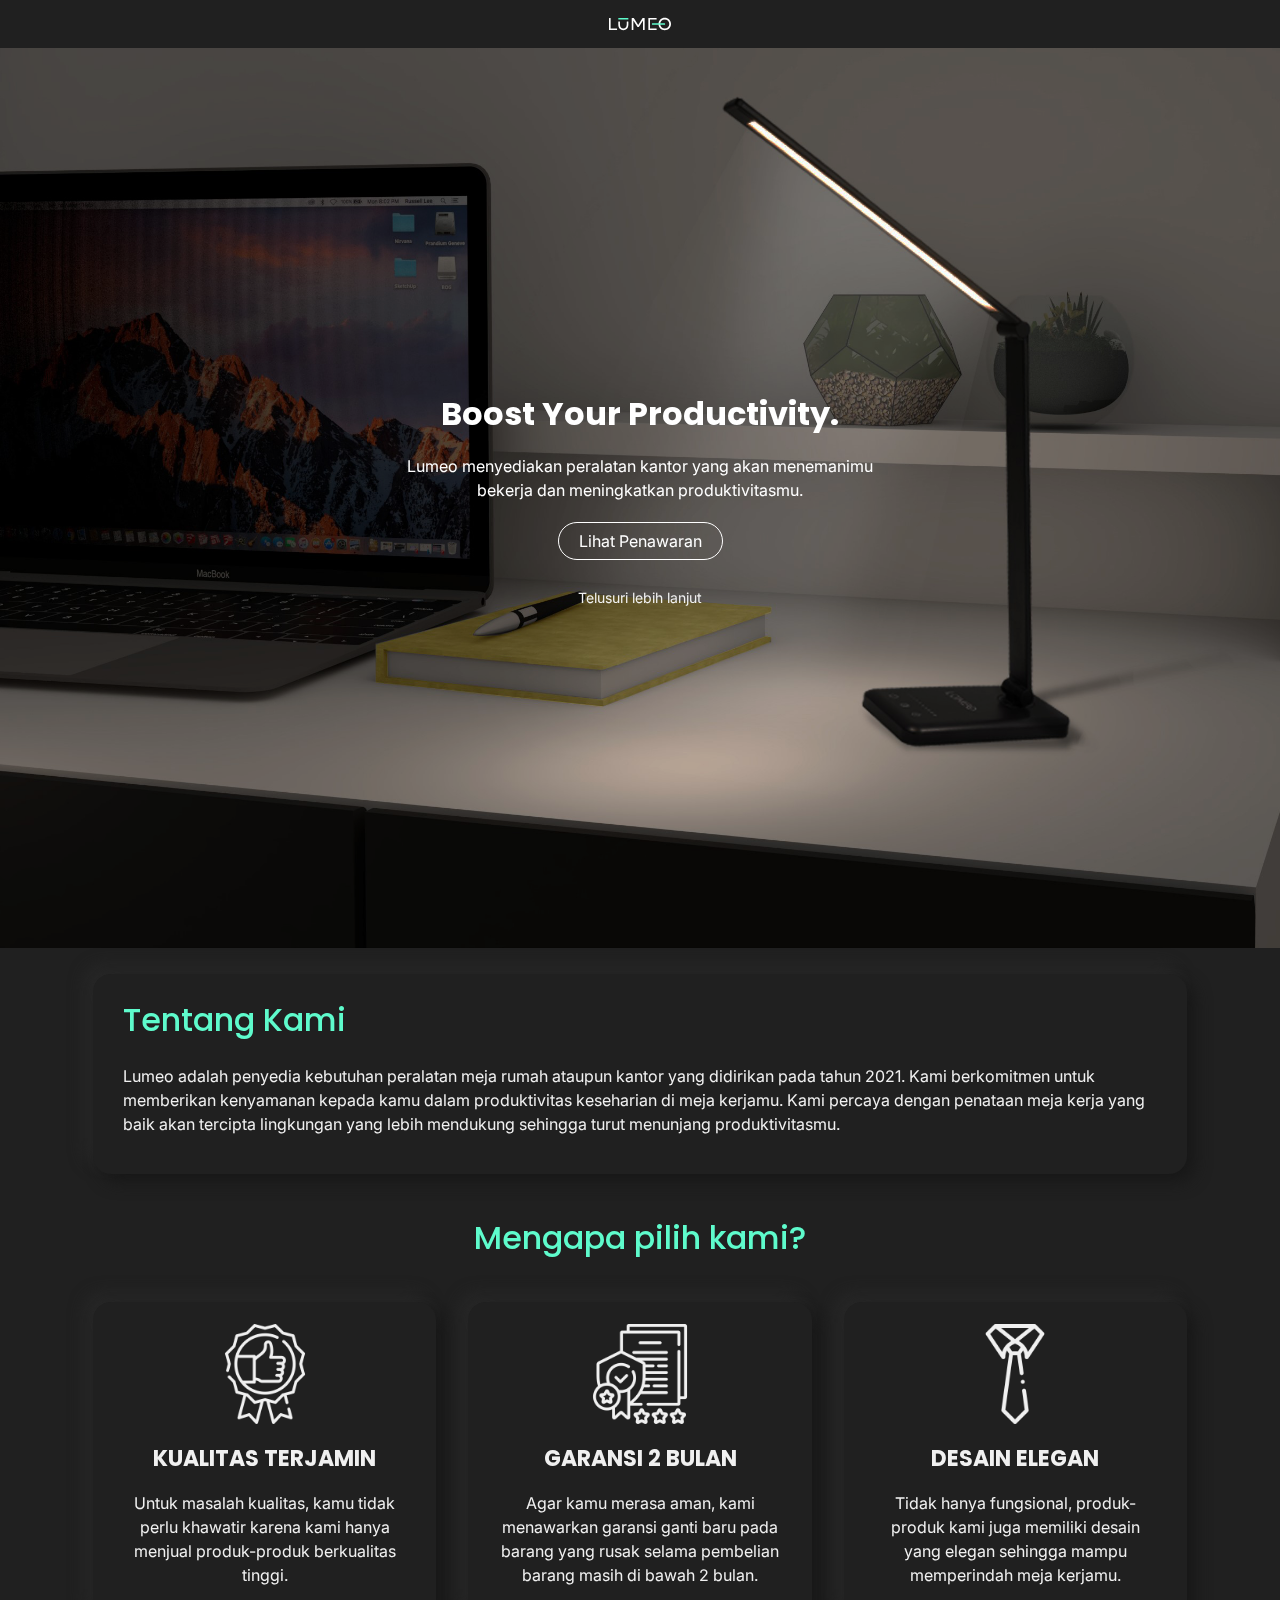
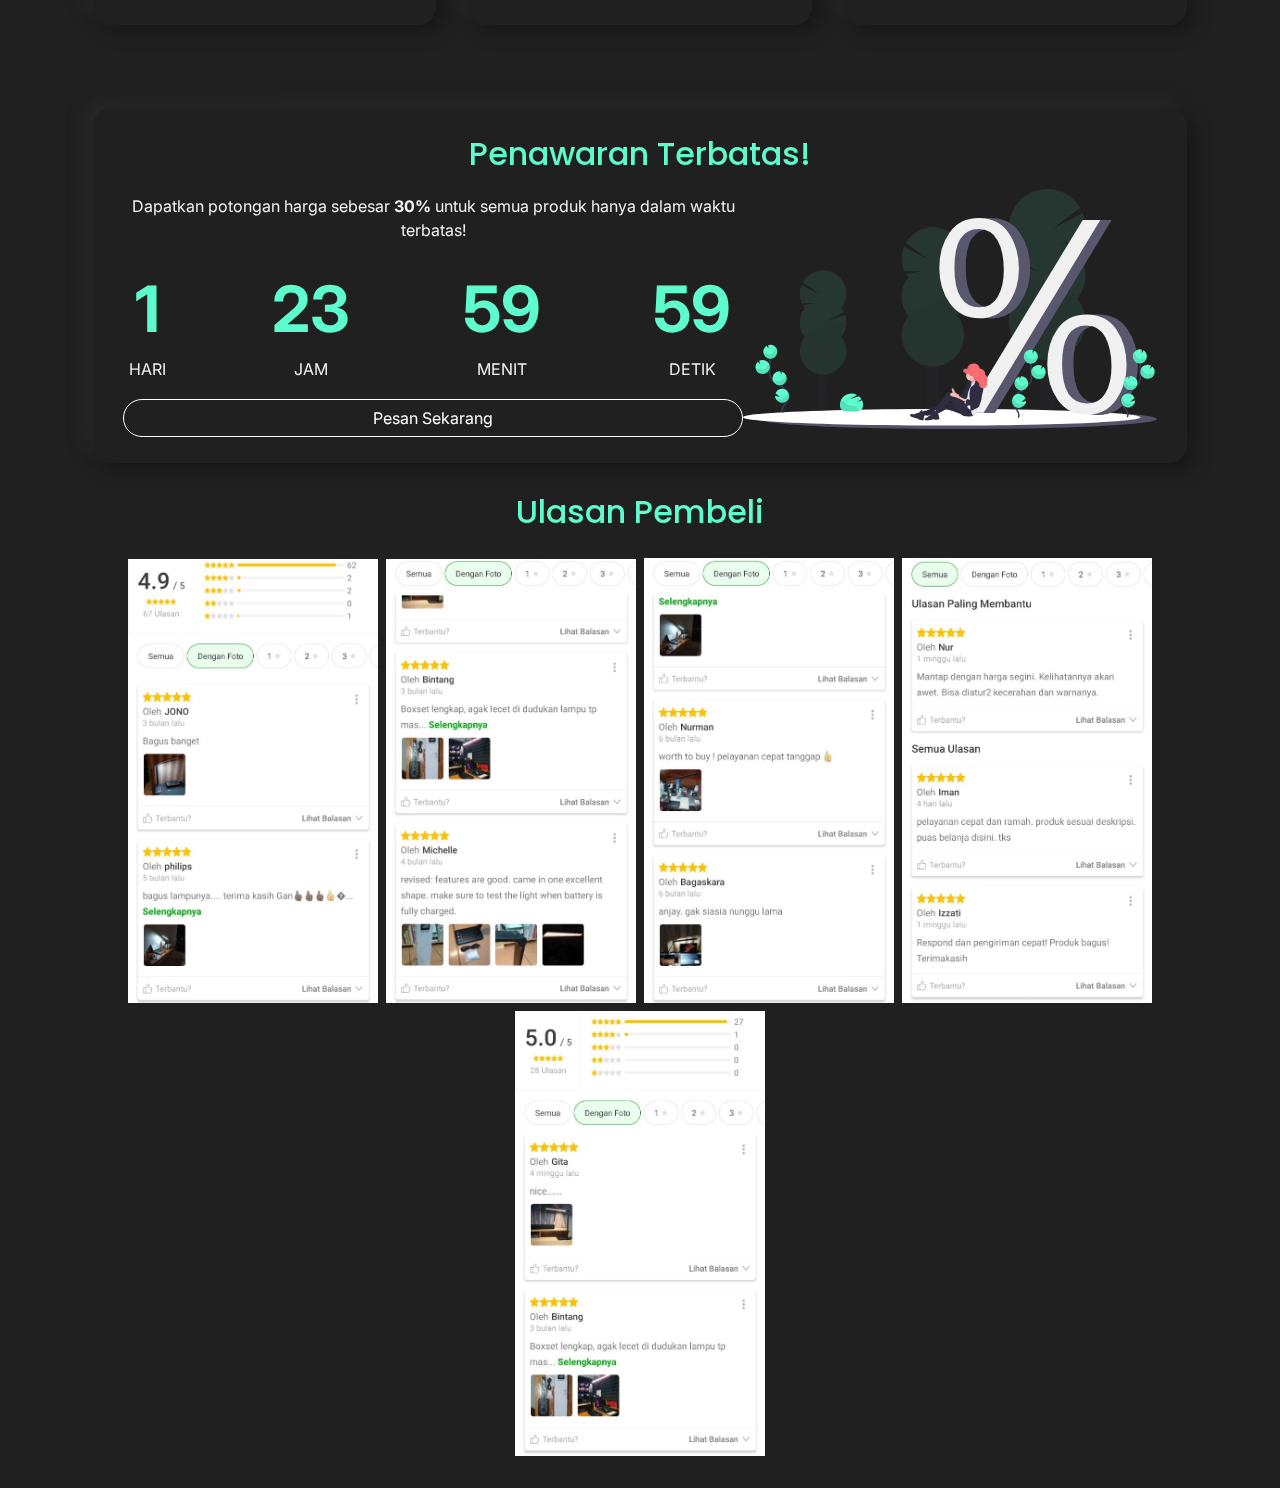
<file: index.html>
<!DOCTYPE html>
<html lang="en">
<head>
    <meta charset="UTF-8">
    <meta http-equiv="X-UA-Compatible" content="IE=edge">
    <meta name="viewport" content="width=device-width, initial-scale=1.0">
    <script src="https://ajax.googleapis.com/ajax/libs/jquery/3.6.0/jquery.min.js"></script>
    <link rel="stylesheet" href="https://cdnjs.cloudflare.com/ajax/libs/font-awesome/5.15.3/css/all.min.css" integrity="sha512-iBBXm8fW90+nuLcSKlbmrPcLa0OT92xO1BIsZ+ywDWZCvqsWgccV3gFoRBv0z+8dLJgyAHIhR35VZc2oM/gI1w==" crossorigin="anonymous" />
    <link rel="stylesheet" href="./style.css">
    <script src="./script.js" defer></script>
    <title>LUMEO</title>
</head>
<body>
    <div class="content-wrapper">
        <nav>
            <img id="nav-logo" src="./images/logo-light.svg" alt="" width="24" height="24">
            
            <!-- <ul class="font-18 nav-links">
                <li class="active-nav-link"><a href="">Home</a></li>
                <li><a href="products.html">Products</a></li>
                <li><a href="">About</a></li>
            </ul>
    
            <div class="burger">
                <div class="line-1"></div>
                <div class="line-2"></div>
                <div class="line-3"></div>
            </div> -->
        </nav>
    
        <a id="floating-btn" href="#penawaran">
            <b>+</b> Pesan sekarang!
        </a>
    
        <div id="cover">
            <div id="cover-container">
                <!-- <img src="./images/reclite-1.png" alt="Lumeo's desk lamp"> -->
                <div class="cover-text">
                    <div id="cover-title">Boost Your Productivity.</div>
                    <p class="font-inter">Lumeo menyediakan peralatan kantor yang akan menemanimu bekerja dan meningkatkan produktivitasmu.</p>
                    <a href="#penawaran"><button class="btn btn-outline-light">Lihat Penawaran</button></a>
                </div>
            </div>

            <div id="cover-telusuri" class="font-14 text-center">
                <a href="#tentang-kami">Telusuri lebih lanjut</a>
                <br>
                <a href="#tentang-kami"><i class="fa fa-angle-double-down"></i></a>
            </div>
        </div>
    
        <div class="content">
            <section id="tentang-kami" class="card">
                <div class="">
                    <div class="section-title">Tentang Kami</div>
                    <div class="small-line"></div>
                    <p>
                        Lumeo adalah penyedia kebutuhan peralatan meja rumah
                        ataupun kantor yang didirikan pada tahun 2021. Kami berkomitmen
                        untuk memberikan kenyamanan kepada kamu dalam
                        produktivitas keseharian di meja kerjamu. Kami percaya
                        dengan penataan meja kerja yang baik akan tercipta
                        lingkungan yang lebih mendukung sehingga turut menunjang
                        produktivitasmu.
                    </p>
                </div>
                <!-- <img src="./images/lumin.png" alt="" > -->
            </section>
    
            <br><br>
    
            <section id="alasan">
                <div class="section-title text-center">Mengapa pilih kami?</div>
                <br><br>
                <div id="alasan-container">
                    <div class="card text-center flex-one">
                        <img src="./images/quality.png" alt="">
                        <div class="sub-section-title">KUALITAS TERJAMIN</div>
                        <p>
                            Untuk masalah kualitas, kamu tidak perlu khawatir karena kami hanya menjual
                            produk-produk berkualitas tinggi.
                        </p>
                    </div>
                    <div class="card text-center flex-one">
                        <img src="./images/compliant.png" alt="">
                        <div class="sub-section-title">GARANSI 2 BULAN</div>
                        <p>
                            Agar kamu merasa aman, kami menawarkan garansi ganti baru pada barang yang rusak
                            selama pembelian barang masih di bawah 2 bulan.
                        </p>
                    </div>
                    <div class="card text-center flex-one">
                        <img src="./images/tie.png" alt="">
                        <div class="sub-section-title">DESAIN ELEGAN</div>
                        <p>
                            Tidak hanya fungsional, produk-produk kami juga memiliki desain yang elegan
                            sehingga mampu memperindah meja kerjamu.
                        </p>
                    </div>
                </div>
            </section>
        </div>
    
        <div class="yellow-rect"></div>
        <!-- <section id="penawaran">
            <br>
            <div class="content">
                <div class="section-title text-center">PENAWARAN TERBATAS!</div>
                <div class="text-center">Berlaku selama bulan Juni 2021</div>
                <br>
                <div id="penawaran-container">
                    <div id="discount-left">
                        <p>
                            Dapatkan potongan harga sebesar <b>50%</b> untuk seluruh produk
                            (selama kuota masih tersedia).
                        </p>
                        <p>* Sudah termasuk garansi 2 bulan.</p>
                        <p>
                            <b>KUOTA TERBATAS</b>
                            <br>
                            (Hanya untuk <b>5</b> orang per hari)
                        </p>
                        Kuota harian:
                        <div class="display-flex">
                            <div id="kuota-harian">
                                <div id="progress-kuota-harian">
                                    
                                </div>
                            </div>
                            <div class="font-inter">
                                <b>3</b> dari <b>5</b>
                            </div>
                        </div>
                        <br>
                        <div id="penawaran-contact">
                            <div class="sub-section-title">Pemesanan dapat dilakukan lewat:</div>
                            <br>
                            <div class="contact">
                                <i class="fab fa-whatsapp"></i> (+62) 812 3456 7890 
                                (atau <a href="">klik disini</a>)
                            </div>
                            
                        </div>
                    </div>
                    <div class="text-right">
                        <img id="discount-img" class="text-center" src="./images/discount.png" alt="">
                    </div>
                    
                </div>
                <br>
            </div>
        </section> -->
        <!-- <br> -->
        <div class="content">
            <section id="penawaran" class="card">
                <div class="section-title text-center">Penawaran Terbatas!</div>
                <div id="penawaran-container">
                    <div id="penawaran-desc">
                        <p class="text-center">Dapatkan potongan harga sebesar <b>30%</b> untuk semua produk hanya dalam waktu terbatas!</p>
                        <div id="countdown">
                            <ul>
                                <li><span id="days"></span>Hari</li>
                                <li><span id="hours"></span>Jam</li>
                                <li><span id="minutes"></span>Menit</li>
                                <li><span id="seconds"></span>Detik</li>
                            </ul>
                        </div>
                        <a href="https://www.lynk.id/lumeo"><button class="btn btn-outline-light" style="width: 100%;">Pesan Sekarang <i class="fas fa-shopping-cart"></i></button></a>
                    </div>

                    <img src="./images/undraw-discount.svg" alt="">
                </div>
            </section>
        </div>

        <div class="content">
            <section id="ulasan">
                <div class="section-title text-center">Ulasan Pembeli</div>
                <br>
                <div class="ulasan-img-container text-center">
                    <img src="./images/review-1.jpeg" alt="Review Tokopedia">
                    <img src="./images/review-2.jpeg" alt="Review Tokopedia">
                    <img src="./images/review-3.jpeg" alt="Review Tokopedia">
                    <img src="./images/review-4.jpeg" alt="Review Tokopedia">
                    <img src="./images/review-5.jpeg" alt="Review Tokopedia">
                </div>
            </section>
        </div>
    </div>
</body>
</html>
</file>
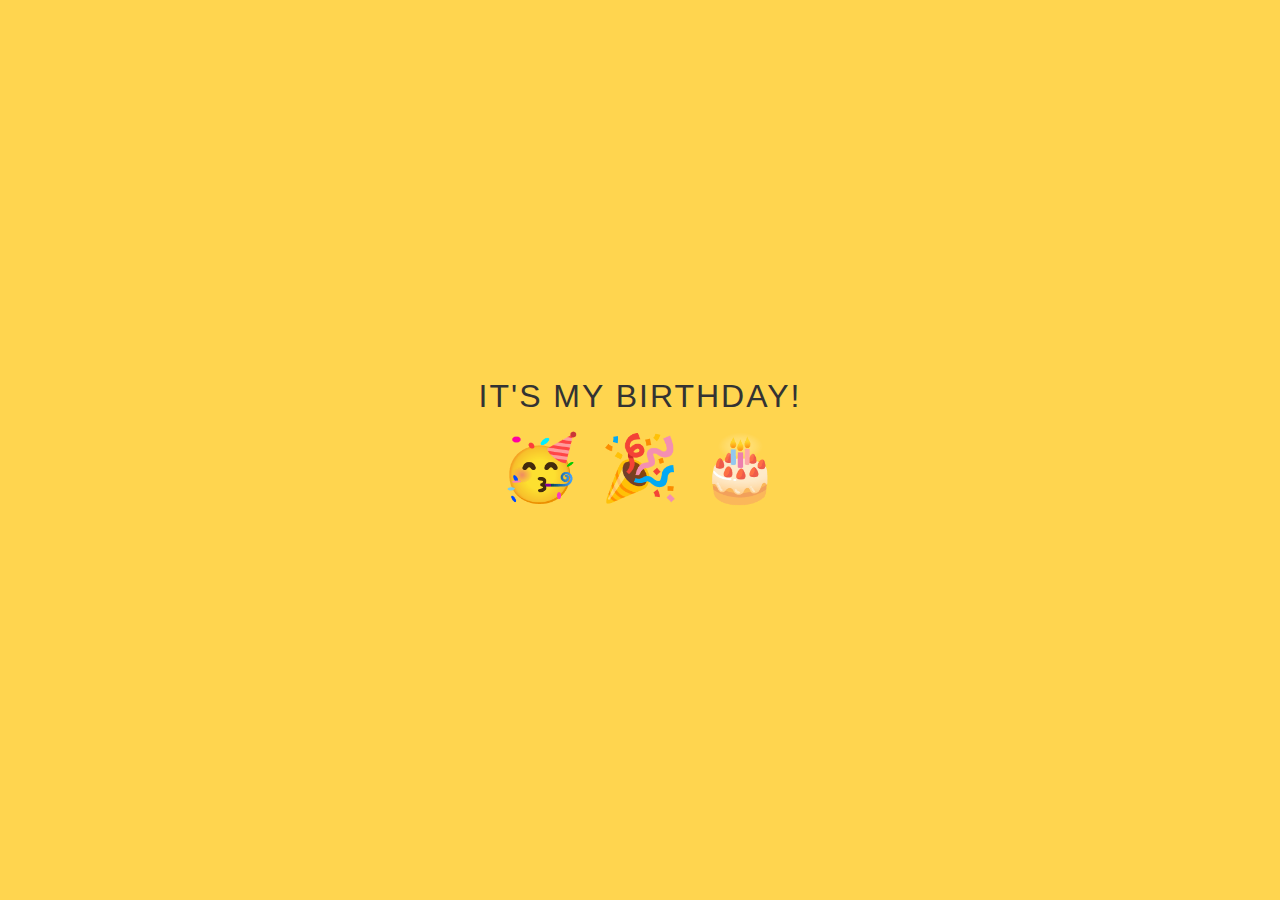
<file: countdown.html>
<!DOCTYPE html>
<html lang="en">
<head>
    <meta charset="UTF-8">
    <meta http-equiv="X-UA-Compatible" content="IE=edge">
    <meta name="viewport" content="width=device-width, initial-scale=1.0">
    <title>Document</title>
</head>
<body>
    <div class="container">
        <h1 id="headline">Countdown to my birthday:</h1>
        <div id="countdown">
          <ul>
            <li><span id="days"></span>days</li>
            <li><span id="hours"></span>Hours</li>
            <li><span id="minutes"></span>Minutes</li>
            <li><span id="seconds"></span>Seconds</li>
          </ul>
        </div>
        <div id="content" class="emoji">
          <span>🥳</span>
          <span>🎉</span>
          <span>🎂</span>
        </div>
    </div>
</body>

<style>
    * {
    box-sizing: border-box;
    margin: 0;
    padding: 0;
    }

    html, body {
    height: 100%;
    margin: 0;
    }

    body {
    align-items: center;
    background-color: #ffd54f;
    display: flex;
    font-family: -apple-system, 
        BlinkMacSystemFont, 
        "Segoe UI", 
        Roboto, 
        Oxygen-Sans, 
        Ubuntu, 
        Cantarell, 
        "Helvetica Neue", 
        sans-serif;
    }

    .container {
    color: #333;
    margin: 0 auto;
    text-align: center;
    }

    h1 {
    font-weight: normal;
    letter-spacing: .125rem;
    text-transform: uppercase;
    }

    li {
    display: inline-block;
    font-size: 1.5em;
    list-style-type: none;
    padding: 1em;
    text-transform: uppercase;
    }

    li span {
    display: block;
    font-size: 4.5rem;
    }

    .emoji {
    display: none;
    padding: 1rem;
    }

    .emoji span {
    font-size: 4rem;
    padding: 0 .5rem;
    }

    @media all and (max-width: 768px) {
        h1 {
            font-size: 1.5rem;
        }
        
        li {
            font-size: 1.125rem;
            padding: .75rem;
        }
        
        li span {
            font-size: 3.375rem;
        }
    }
</style>

<script>
    function startTimer() {
        const second = 1000,
            minute = second * 60,
            hour = minute * 60,
            day = hour * 24;

    let birthday = "Sep 30, 2021 00:00:00",
        countDown = new Date(birthday).getTime(),
        x = setInterval(function() {    

            let now = new Date().getTime(),
                distance = countDown - now;

            document.getElementById("days").innerText = Math.floor(distance / (day)),
            document.getElementById("hours").innerText = Math.floor((distance % (day)) / (hour)),
            document.getElementById("minutes").innerText = Math.floor((distance % (hour)) / (minute)),
            document.getElementById("seconds").innerText = Math.floor((distance % (minute)) / second);

            //do something later when date is reached
            if (distance < 0) {
            let headline = document.getElementById("headline"),
                countdown = document.getElementById("countdown"),
                content = document.getElementById("content");

            headline.innerText = "It's my birthday!";
            countdown.style.display = "none";
            content.style.display = "block";

            clearInterval(x);
            }
            //seconds
        }, 0)
    }

    startTimer();
</script>
</html>
</file>
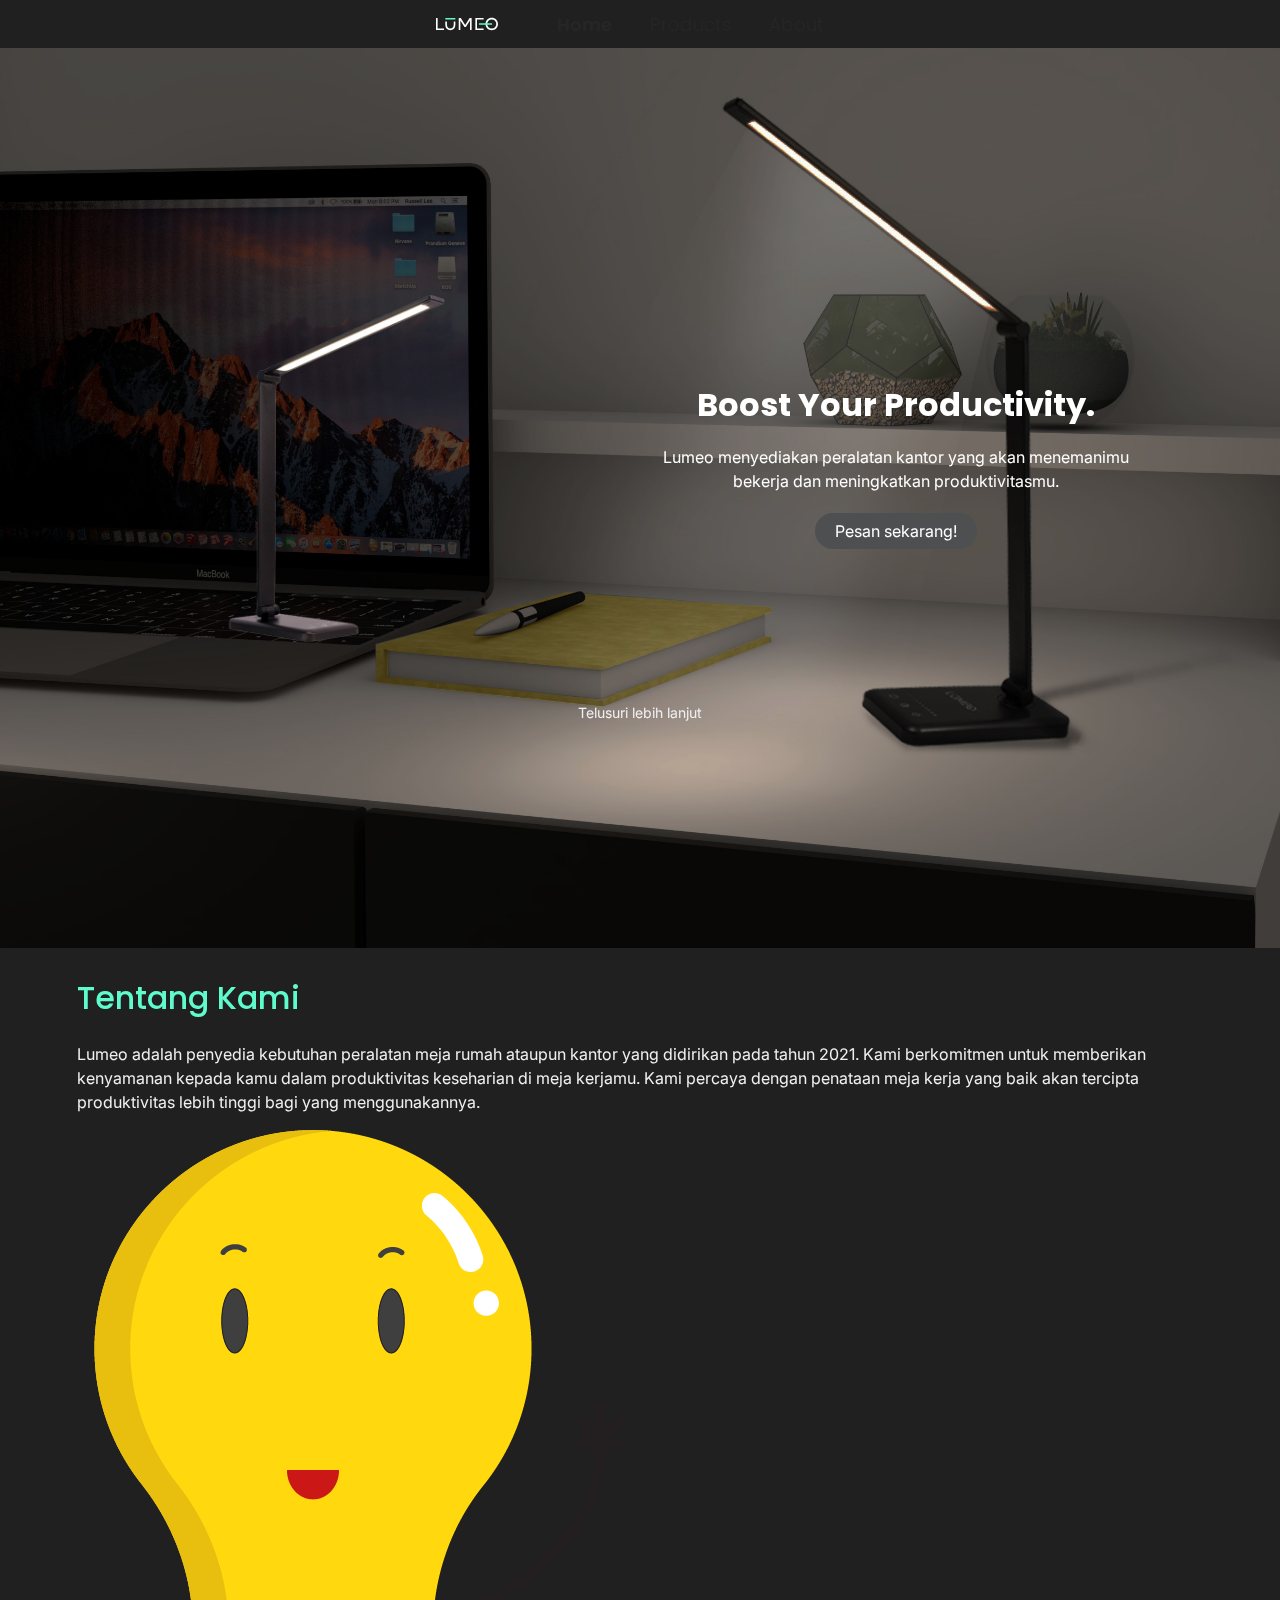
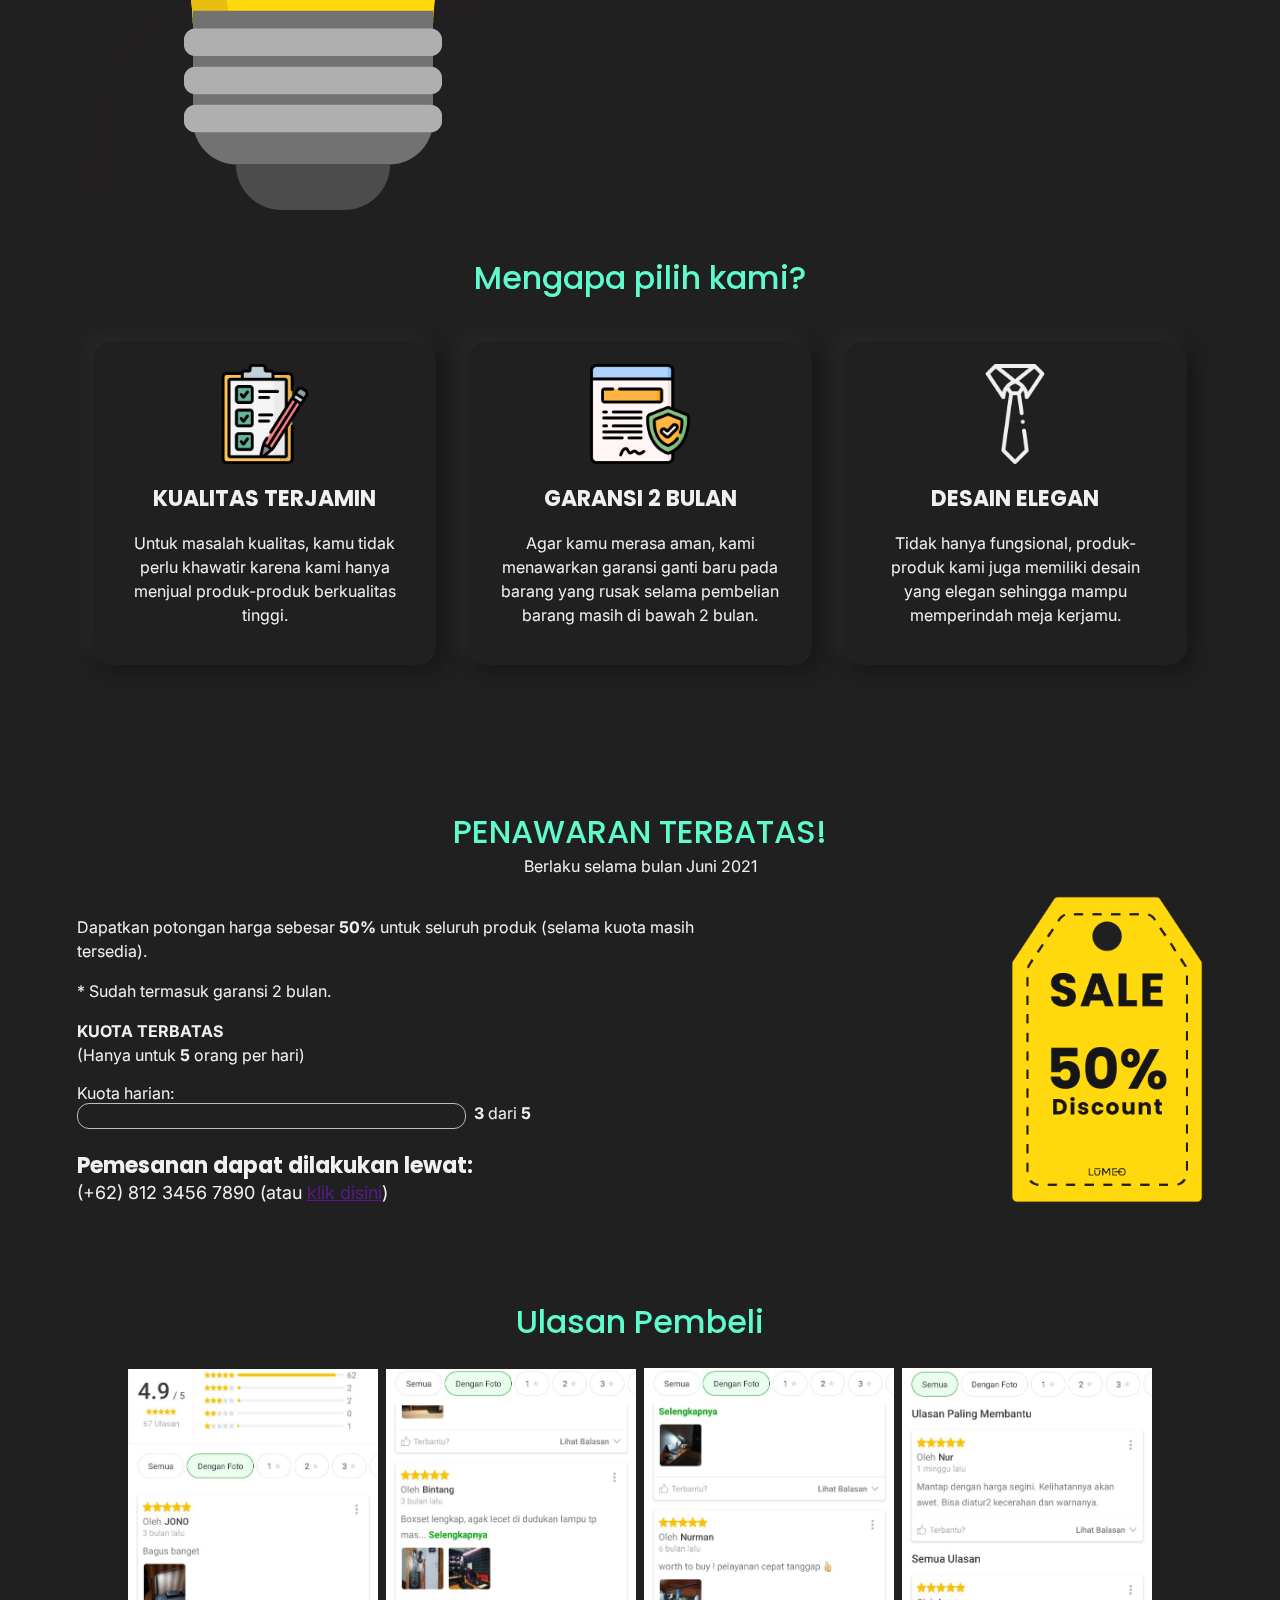
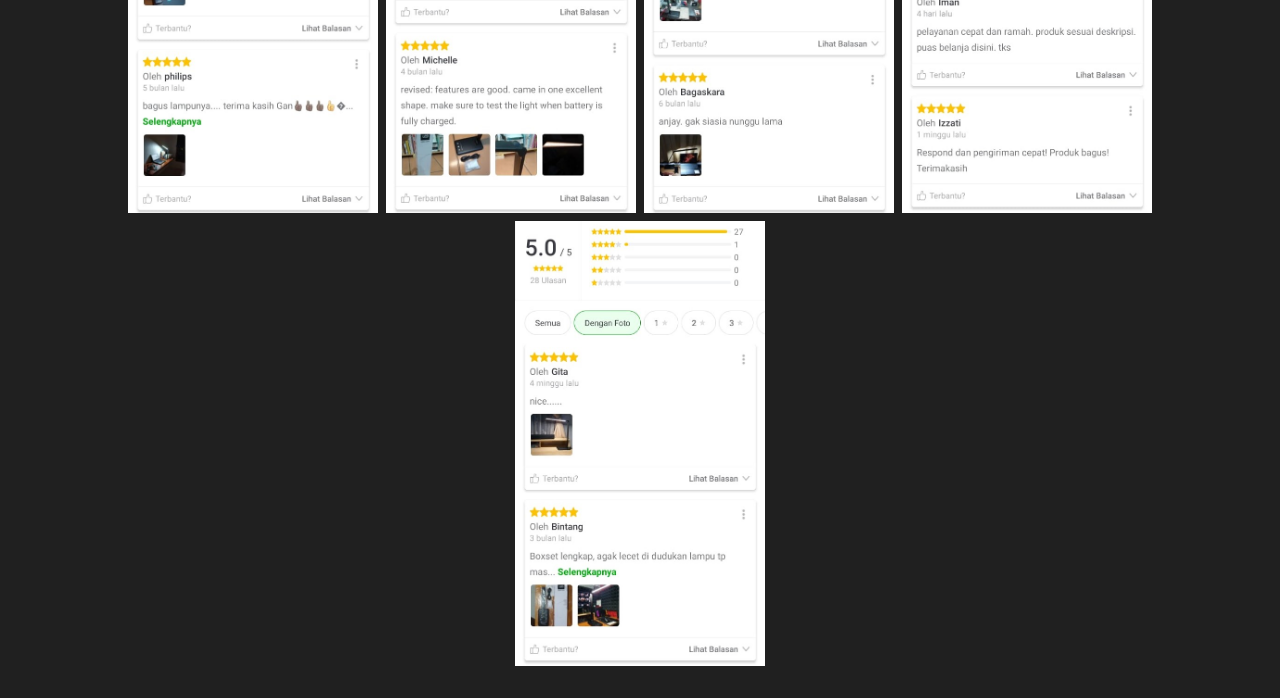
<file: home.html>
<!DOCTYPE html>
<html lang="en">
<head>
    <meta charset="UTF-8">
    <meta http-equiv="X-UA-Compatible" content="IE=edge">
    <meta name="viewport" content="width=device-width, initial-scale=1.0">
    <link rel="preconnect" href="https://fonts.gstatic.com">
    <link href="https://fonts.googleapis.com/css2?family=Poppins:ital,wght@0,100;0,200;0,300;0,400;0,500;0,600;0,700;0,800;0,900;1,100;1,200;1,300;1,400;1,500;1,600;1,700;1,800;1,900&display=swap" rel="stylesheet">
    <link href="https://fonts.googleapis.com/css2?family=Inter:wght@100;200;300;400;500;600;700;800;900&display=swap" rel="stylesheet">
    <script src="https://ajax.googleapis.com/ajax/libs/jquery/3.6.0/jquery.min.js"></script>
    <link rel="stylesheet" href="https://cdnjs.cloudflare.com/ajax/libs/font-awesome/5.15.3/css/all.min.css" integrity="sha512-iBBXm8fW90+nuLcSKlbmrPcLa0OT92xO1BIsZ+ywDWZCvqsWgccV3gFoRBv0z+8dLJgyAHIhR35VZc2oM/gI1w==" crossorigin="anonymous" />
    <link rel="stylesheet" href="./style.css">
    <script src="./script.js" defer></script>
    <title>LUMEO</title>
</head>
<body>
    <div class="content-wrapper">
        <nav>
            <img id="nav-logo" src="./images/logo-light.svg" alt="" width="24" height="24">
            
            <ul class="font-18 nav-links">
                <li class="active-nav-link"><a href="">Home</a></li>
                <li><a href="products.html">Products</a></li>
                <li><a href="">About</a></li>
            </ul>
    
            <div class="burger">
                <div class="line-1"></div>
                <div class="line-2"></div>
                <div class="line-3"></div>
            </div>
        </nav>
    
        <a id="floating-btn" href="#penawaran">
            <b>+</b> Pesan sekarang!
        </a>
    
        <div id="cover">
            <div id="cover-container">
                <img src="./images/reclite-1.png" alt="Lumeo's desk lamp">
                <div class="cover-text">
                    <div id="cover-title">Boost Your Productivity.</div>
                    <p class="font-inter">Lumeo menyediakan peralatan kantor yang akan menemanimu bekerja dan meningkatkan produktivitasmu.</p>
                    <a href="#penawaran"><button class="btn btn-dark">Pesan sekarang!</button></a>
                </div>
            </div>
            <br>
            <div id="cover-telusuri" class="font-14 text-center">
                <a href="#tentang-kami">Telusuri lebih lanjut</a>
                <br>
                <a href="#tentang-kami"><i class="fa fa-angle-double-down"></i></a>
            </div>
        </div>
    
        <div class="content">
            <section id="tentang-kami">
                <div class="">
                    <div class="section-title">Tentang Kami</div>
                    <div class="small-line"></div>
                    <p>
                        Lumeo adalah penyedia kebutuhan peralatan meja rumah
                        ataupun kantor yang didirikan pada tahun 2021. Kami berkomitmen
                        untuk memberikan kenyamanan kepada kamu dalam
                        produktivitas keseharian di meja kerjamu. Kami percaya
                        dengan penataan meja kerja yang baik akan tercipta
                        produktivitas lebih tinggi bagi yang menggunakannya.
                    </p>
                </div>
                <img src="./images/lumin.png" alt="" >
            </section>
    
            <br><br>
    
            <section id="alasan">
                <div class="section-title text-center">Mengapa pilih kami?</div>
                <br><br>
                <div id="alasan-container">
                    <div class="card text-center flex-one">
                        <img src="./images/checklist.png" alt="">
                        <div class="sub-section-title">KUALITAS TERJAMIN</div>
                        <p>
                            Untuk masalah kualitas, kamu tidak perlu khawatir karena kami hanya menjual
                            produk-produk berkualitas tinggi.
                        </p>
                    </div>
                    <div class="card text-center flex-one">
                        <img src="./images/check-mark.png" alt="">
                        <div class="sub-section-title">GARANSI 2 BULAN</div>
                        <p>
                            Agar kamu merasa aman, kami menawarkan garansi ganti baru pada barang yang rusak
                            selama pembelian barang masih di bawah 2 bulan.
                        </p>
                    </div>
                    <div class="card text-center flex-one">
                        <img src="./images/tie.png" alt="">
                        <div class="sub-section-title">DESAIN ELEGAN</div>
                        <p>
                            Tidak hanya fungsional, produk-produk kami juga memiliki desain yang elegan
                            sehingga mampu memperindah meja kerjamu.
                        </p>
                    </div>
                </div>
            </section>
    
            <br><br>
        </div>
    
        <div class="yellow-rect"></div>
        <section id="penawaran">
            <br>
            <div class="content">
                <div class="section-title text-center">PENAWARAN TERBATAS!</div>
                <div class="text-center">Berlaku selama bulan Juni 2021</div>
                <br>
                <div id="penawaran-container">
                    <div id="discount-left">
                        <p>
                            Dapatkan potongan harga sebesar <b>50%</b> untuk seluruh produk
                            (selama kuota masih tersedia).
                        </p>
                        <p>* Sudah termasuk garansi 2 bulan.</p>
                        <p>
                            <b>KUOTA TERBATAS</b>
                            <br>
                            (Hanya untuk <b>5</b> orang per hari)
                        </p>
                        Kuota harian:
                        <div class="display-flex">
                            <div id="kuota-harian">
                                <div id="progress-kuota-harian">
                                    
                                </div>
                            </div>
                            <div class="font-inter">
                                <b>3</b> dari <b>5</b>
                            </div>
                        </div>
                        <br>
                        <div id="penawaran-contact">
                            <div class="sub-section-title">Pemesanan dapat dilakukan lewat:</div>
                            <br>
                            <div class="contact">
                                <i class="fab fa-whatsapp"></i> (+62) 812 3456 7890 
                                (atau <a href="">klik disini</a>)
                            </div>
                            
                        </div>
                    </div>
                    <div class="text-right">
                        <img id="discount-img" class="text-center" src="./images/discount.png" alt="">
                    </div>
                    
                </div>
                <br>
            </div>
        </section>
        <br>
        <div class="content">
            <section id="ulasan">
                <div class="section-title text-center">Ulasan Pembeli</div>
                <br>
                <div class="ulasan-img-container text-center">
                    <img src="./images/review-1.jpeg" alt="Review Tokopedia">
                    <img src="./images/review-2.jpeg" alt="Review Tokopedia">
                    <img src="./images/review-3.jpeg" alt="Review Tokopedia">
                    <img src="./images/review-4.jpeg" alt="Review Tokopedia">
                    <img src="./images/review-5.jpeg" alt="Review Tokopedia">
                </div>
            </section>
        </div>
    </div>
</body>
</html>
</file>
<file: style.css>
@import url('https://fonts.googleapis.com/css2?family=Poppins:ital,wght@0,100;0,200;0,300;0,400;0,500;0,600;0,700;0,800;0,900;1,100;1,200;1,300;1,400;1,500;1,600;1,700;1,800;1,900&display=swap');
@import url('https://fonts.googleapis.com/css2?family=Inter:wght@100;200;300;400;500;600;700;800;900&display=swap');
@import url('https://fonts.googleapis.com/css2?family=Roboto:ital,wght@0,100;0,300;0,400;0,500;0,700;0,900;1,100;1,300;1,400;1,500;1,700;1,900&display=swap');

/* MULTI-USE */
.font-poppins{
    font-family: 'Poppins', sans-serif;
}

.font-inter{
    font-family: 'Inter', sans-serif;
}

.font-14{
    font-size: 14px;
}

.font-18{
    font-size: 18px;
}

.font-20{
    font-size: 20px;
}

.display-flex{
    display: flex;
}

.flex-one{
    flex: 1;
}

.text-center{
    text-align: center
}

.text-right{
    text-align: right;
}

.btn{
    cursor: pointer;
    border: none;
    border-radius: 100px;
    padding: 8px 20px;
    transition: 0.5s;
    font-size: 16px;
    font-family: 'Inter', sans-serif;
}

.btn-dark{
    background-color: #4E4F50;
    color: white;
}

.btn-dark:hover{
    background-color: rgb(68, 63, 65);
}

.btn-outline-light {
    background: none;
    color: white;
    border: 1px solid white;
}

.btn-outline-light:hover {
    background: white;
    color: #202020;
}

.bg-primary {
    background-color: #303030;
}

/* HTML ELEMENTS */
html {
    scroll-behavior: smooth;
}

body {
    margin: 0;
    color: #f0f0f0;
    background-color: #202020;
    font-family: 'Inter', sans-serif;
}

nav {
    position: sticky;
    top: 0;
    height: 48px;
    text-align: center;
    display: flex;
    justify-content: center;
    align-items: center;
    padding: 0px 28px;
    z-index: 1;
    background-color: #202020;
    transition: 0.5s;
}

.nav-links {
    display: flex;
    justify-content: space-around;
    list-style: none;
    width: 25%;
    font-family: 'Poppins', sans-serif;
    font-weight: 300;
}

.nav-links a {
    text-decoration: none;
    color: #262626;
    transition: 0.5s;
}

.active-nav-link {
    font-weight: 600;
}

h1, h2, h3, h4, h5, h6, button{
    font-family: 'Poppins', sans-serif;
    margin: 4px 0;
}

p{
    font-family: 'Inter', sans-serif;
    line-height: 24px;
}

/* CUSTOM */
nav.scrolled{
    box-shadow: 0px 2px 5px rgba(0,0,0,0.15);
    background-color: #4E4F50;
}

nav a.scrolled {
    color: white;
}

nav a.scrolled:hover {
    color: rgb(228, 228, 228);
}

#nav-logo {
    width: 5%;
    min-width: 52px;
}

#nav-logo.scrolled {
    filter: brightness(1);
}

.burger {
    display: none;
}

.burger div {
    width: 25px;
    height: 4px;
    border-radius: 8px;
    background: #262626;
    margin: 4px;
}

.burger div.scrolled {
    background: white;
}

#floating-btn{
    opacity: 0;
    position: fixed;
    bottom: 28px;
    right: 0;
    z-index: -1;
    padding: 6px 16px;
    border-radius: 20px 0 0 20px;
    font-size: 20px;
    font-family: 'Poppins', sans-serif;
    background-color: #3A4F57;
    color: white;
    text-decoration: none;
    transition: 0.5s;
    box-shadow: 2px 2px 4px rgba(0, 0, 0, 0.25);
}

#floating-btn.scrolled {
    display: block;
    opacity: 1;
    z-index: 1;
}

#floating-btn:hover{
    background-color: #304147;
}

.content{
    margin: 2% 6%;
}

#cover{
    height: 100vh;
    display: flex;
    flex-direction: column;
    justify-content: center;
    background-color: #202020;
    color: white;
    background: url(./images/reclite-room.png);
    background-size: cover;
    background-repeat: no-repeat;
}

#cover-container{
    display: flex;
    align-items: center;
    justify-content: center;
}

#cover-container img{
    width: 30%;
    margin-right: 10%;
}

.cover-text{
    width: 40%;
    text-align: center;
}

#cover-title{
    font-family: 'Poppins', sans-serif;;
    font-size: 32px;
    font-weight: bold;
}

#cover-telusuri{
    margin-top: 2%;
    cursor: pointer;
}

#cover-telusuri a{
    text-decoration: none;
    color: #f0f0f0;
}

#telusuri-link:hover{
    color: #404040;
}

.section-title{
    font-family: 'Poppins', sans-serif;
    font-size: 32px;
    font-weight: 500;
    color: #5EFBCC;
}

.sub-section-title{
    font-family: 'Poppins', sans-serif;
    font-size: 22px;
    font-weight: bold;
}

/* #tentang-kami{
    display: flex;
    padding: 24px 32px;
    border-radius: 18px;
    box-shadow: 5px 5px 10px rgba(0,0,0,0.15);
    background-color: white;
}

#tentang-kami img{
    align-self: center;
    max-width: 20%;
    margin-left: 4%;
} */

.small-line{
    width: 28px;
    height: 4px;
    background-color: #202020;
}

.card{
    padding: 22px 30px;
    margin: 0 16px;
    /* border-radius: 12px; */
    /* box-shadow: 5px 5px 10px rgba(0,0,0,0.15); */
    /* background-color: rgb(32, 32, 32); */
    border-radius: 18px;
    background: #202020;
    box-shadow:  8px 8px 16px #181818,
                -8px -8px 16px #282828;
}

#alasan-container{
    display: flex;
}

#alasan .card img{
    width: 100px;
    margin-bottom: 14px;
}

/* #penawaran{
    bottom: 0;
    background-color: #353535;
    color: white;
    border: 1px solid #353535;
    background-color: #353535;
    background-image: url("data:image/svg+xml,%3Csvg xmlns='http://www.w3.org/2000/svg' width='250' height='30' viewBox='0 0 1000 120'%3E%3Cg fill='none' stroke='%233e3e3e' stroke-width='4.9' %3E%3Cpath d='M-500 75c0 0 125-30 250-30S0 75 0 75s125 30 250 30s250-30 250-30s125-30 250-30s250 30 250 30s125 30 250 30s250-30 250-30'/%3E%3Cpath d='M-500 45c0 0 125-30 250-30S0 45 0 45s125 30 250 30s250-30 250-30s125-30 250-30s250 30 250 30s125 30 250 30s250-30 250-30'/%3E%3Cpath d='M-500 105c0 0 125-30 250-30S0 105 0 105s125 30 250 30s250-30 250-30s125-30 250-30s250 30 250 30s125 30 250 30s250-30 250-30'/%3E%3Cpath d='M-500 15c0 0 125-30 250-30S0 15 0 15s125 30 250 30s250-30 250-30s125-30 250-30s250 30 250 30s125 30 250 30s250-30 250-30'/%3E%3Cpath d='M-500-15c0 0 125-30 250-30S0-15 0-15s125 30 250 30s250-30 250-30s125-30 250-30s250 30 250 30s125 30 250 30s250-30 250-30'/%3E%3Cpath d='M-500 135c0 0 125-30 250-30S0 135 0 135s125 30 250 30s250-30 250-30s125-30 250-30s250 30 250 30s125 30 250 30s250-30 250-30'/%3E%3C/g%3E%3C/svg%3E");
} */

#penawaran-container {
    display: flex;
    justify-content: space-between;
    align-items: center;
}

#penawaran-container img {
    width: 40%;
}

#penawaran-container ul {
    display: flex;
    justify-content: space-between;
    list-style: none;
    text-align: center;
    padding: 0;
}

#penawaran-container li {
    text-transform: uppercase;
}

#penawaran-container span {
    display: block;
    font-weight: bold;
    font-size: 64px;
    color: #5EFBCC;
    padding: 12px;
}

/* #penawaran-contact i{
    margin-right: 5px;
}

#penawaran-contact a{
    color: rgb(158, 158, 255);
    text-decoration: none;
}

#penawaran-contact a:hover{
    text-decoration: underline;
} */

.contact{
    margin-top: -20px;
    font-size: 18px;
}

.yellow-rect{
    position: relative;
    top: 16px;
    left: 20px;
    height: 32px;
    width: 260px;
    background-color: #202020;
}

#discount-img{
    max-width: 40%;
}

#kuota-harian{
    border: 1px solid rgb(190, 190, 190);
    border-radius: 12px;
    margin-right: 8px;
    width: 60%;
}

#progress-kuota-harian{
    background-color: #202020;
    width: 60%;
    height: 16px;
    margin: 4px;
    border-radius: 12px;
}

#ulasan img{
    width: 250px;
    margin: 2px;
}

/* RESPONSIVE */
@media only screen and (max-width: 1200px) {
    .nav-links {
        width: 40%;
    }
}

@media only screen and (max-width: 800px) {
    #floating-btn{
        font-size: 16px;
    }

    .btn{
        font-size: 14px;
    }

    #cover-container{
        display: block;
        text-align: center;
    }

    #cover-container img{
        min-width: 50%;
        margin-right: 10%;
    }

    .cover-text{
        width: 100%;
    }

    #cover-title{
        font-size: 24px;
        font-weight: bold;
    }

    .section-title{
        font-family: 'Poppins', sans-serif;
        font-size: 24px;
    }
    
    .sub-section-title{
        font-family: 'Poppins', sans-serif;
        font-size: 20px;
        font-weight: bold;
    }

    #tentang-kami{
        display: block;
    }

    #tentang-kami img{
        max-width: 120px;
    }

    #alasan-container{
        display: block;
    }

    #alasan .card img{
        width: 60px;
    }

    #alasan .card{
        margin-bottom: 14px;
    }

    .yellow-rect{
        position: relative;
        top: 16px;
        left: 24px;
        height: 28px;
        width: 240px;
        background-color: #202020;
    }

    /* #penawaran-container{
        display: block;
    } */

    #penawaran-container {
        flex-direction: column;
    }

    #penawaran-container span {
        font-size: 32px;
    }

    #penawaran-container img {
        margin-top: 12px;
        width: 60%;
    }

    #discount-img{
        display: none;
    }

    #kuota-harian{
        width: 70%;
    }

    .contact{
        font-size: 16px;
    }
}

@media only screen and (max-width: 700px) {
    nav {
        position: fixed;
        top: 0;
        width: 85vw;
    }
    
    .content-wrapper {
        overflow-x: hidden;
    }

    .nav-links {
        position: absolute;
        right: 0px;
        width: 100%;
        height: 30vh;
        top: 48px;
        margin: 0px;
        display: flex;
        flex-direction: column;
        align-items: center;
        background-color: #4E4F50;
        transform: translateX(100%);
        transition: transform 0.5s ease-in;
    }

    .nav-links li {
        opacity: 0%;
    }

    .nav-links li a {
        color: white;
    }

    .burger {
        display: block;
        cursor: pointer;
    }
}

@media only screen and (max-width: 600px) {
    #floating-btn{
        font-size: 12px;
    }
}

@keyframes navLinkFade {
    from {
        opacity: 0;
        transform: translateX(50px);
    }

    to {
        opacity: 1;
        transform: translateX(0px);
    }
}

.nav-active {
    transform: translateX(0%);
}
</file>
